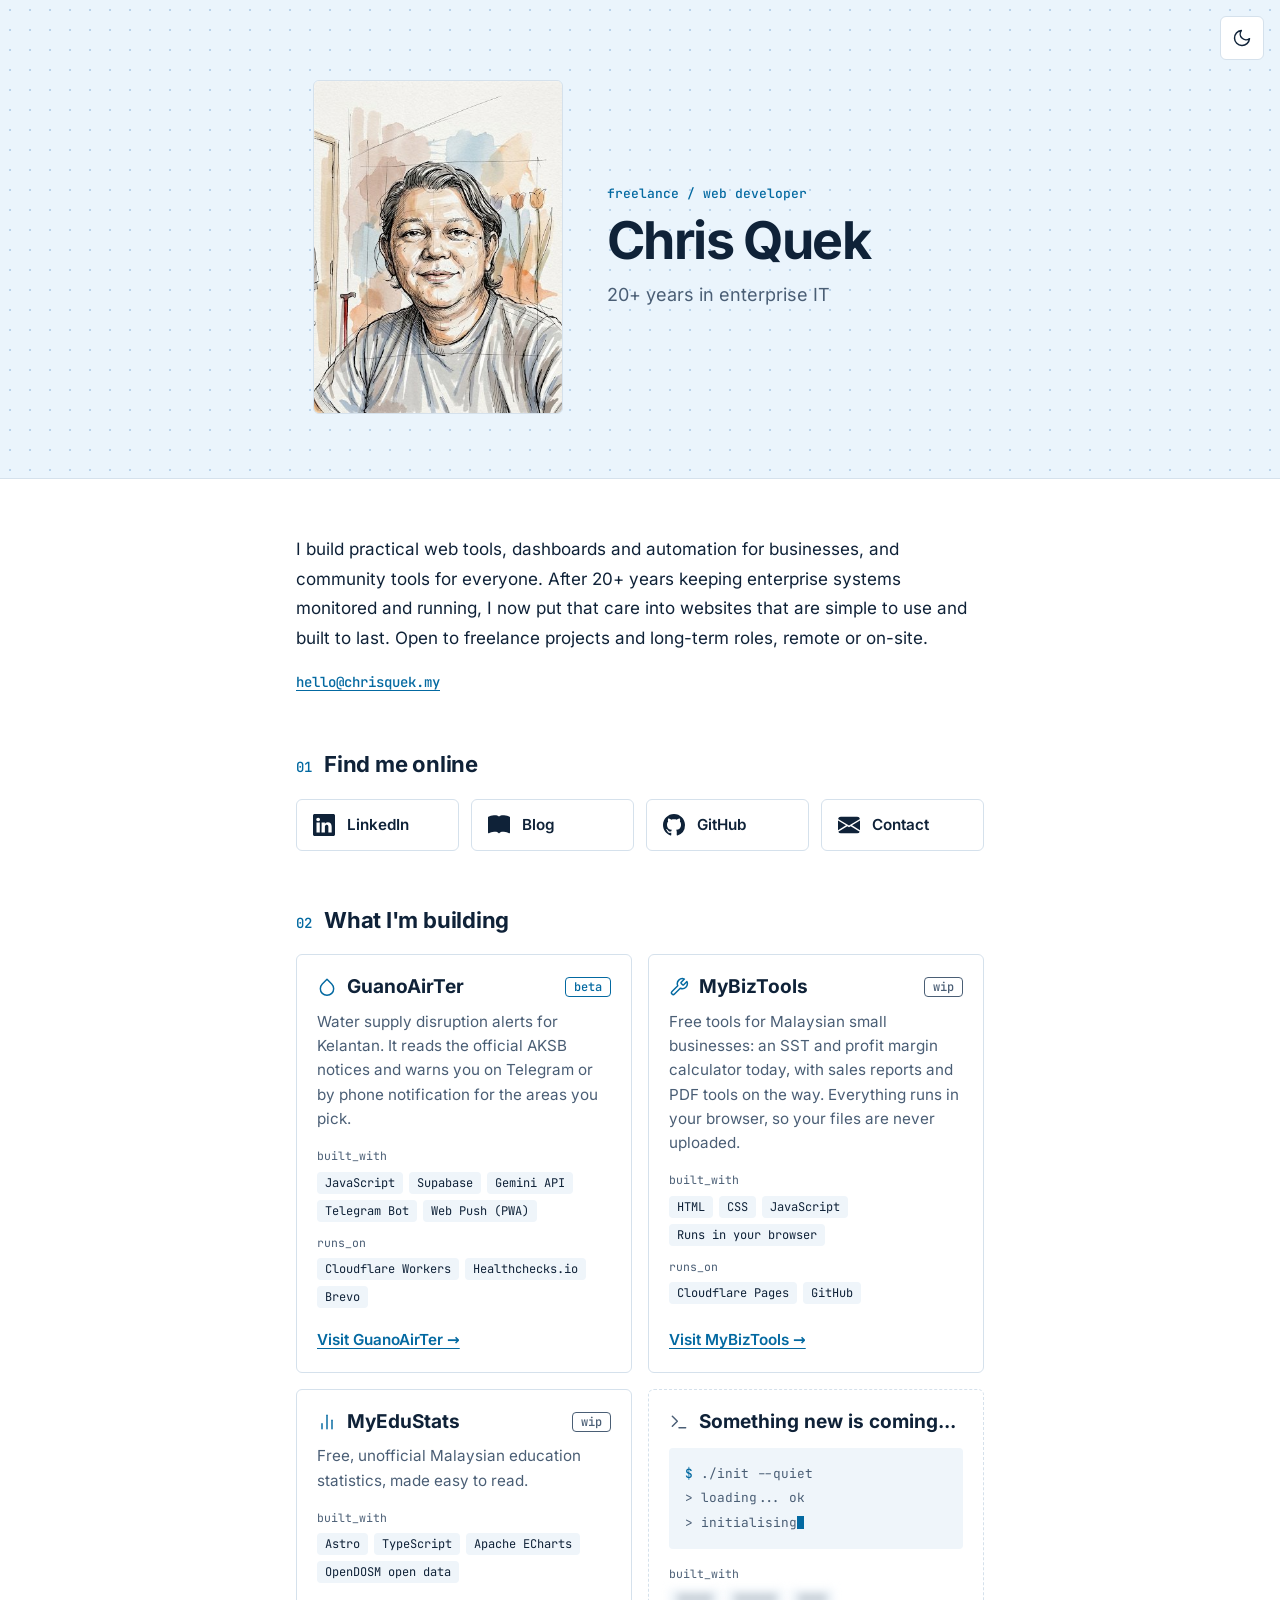
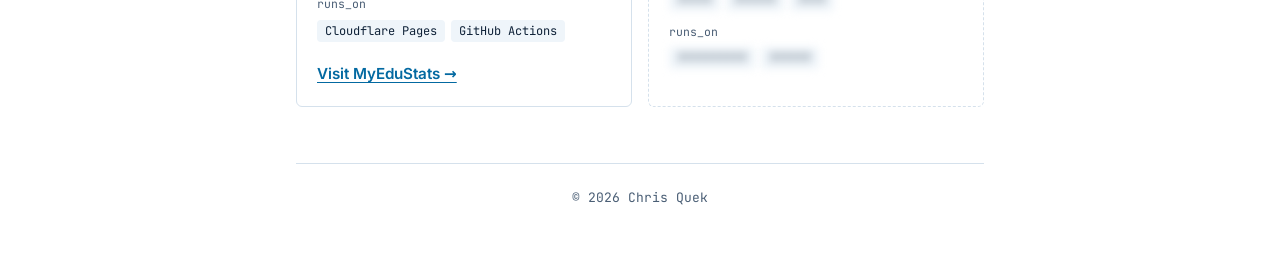
<file: index.html>
<!DOCTYPE html>
<html lang="en" data-theme="light">
<head>
  <meta charset="utf-8">
  <meta name="viewport" content="width=device-width, initial-scale=1">
  <meta name="color-scheme" content="light dark">
  <meta name="theme-color" content="#FFFFFF">
  <title>Chris Quek | Freelance web developer</title>
  <meta name="description" content="Chris Quek is a freelance web developer with 20+ years in enterprise IT. He builds practical web tools, dashboards and automation, plus free community tools.">
  <link rel="canonical" href="https://chrisquek.my/">
  <link rel="icon" href="favicon.svg" type="image/svg+xml">
  <link rel="preload" href="inter-latin-wght-normal.woff2" as="font" type="font/woff2" crossorigin>
  <meta property="og:type" content="website">
  <meta property="og:site_name" content="Chris Quek">
  <meta property="og:title" content="Chris Quek | Freelance web developer">
  <meta property="og:description" content="Freelance web developer with 20+ years in enterprise IT. Practical web tools, dashboards and automation for businesses, plus free tools for everyone.">
  <meta property="og:url" content="https://chrisquek.my/">
  <meta property="og:image" content="https://chrisquek.my/og-image.jpg">
  <meta property="og:image:width" content="1200">
  <meta property="og:image:height" content="630">
  <meta property="og:image:alt" content="Illustrated portrait of Chris Quek beside his name and role: freelance web developer">
  <meta name="twitter:card" content="summary_large_image">
  <meta name="twitter:title" content="Chris Quek | Freelance web developer">
  <meta name="twitter:description" content="Freelance web developer with 20+ years in enterprise IT. Practical web tools, dashboards and automation for businesses, plus free tools for everyone.">
  <meta name="twitter:image" content="https://chrisquek.my/og-image.jpg">
  <script type="application/ld+json">
  {
    "@context": "https://schema.org",
    "@type": "Person",
    "name": "Chris Quek",
    "jobTitle": "Freelance web developer",
    "url": "https://chrisquek.my/",
    "image": "https://chrisquek.my/chris-quek.jpg",
    "sameAs": [
      "https://www.linkedin.com/in/chrisquek8088",
      "https://github.com/chrisqck1411"
    ]
  }
  </script>
  <script src="theme-init.js?v=20261125b"></script>
  <link rel="stylesheet" href="styles.css?v=20261125b">
</head>
<body>
  <!-- Icons: Bootstrap Icons (MIT licence) for the four links, Feather (MIT licence) for the rest, all drawn inline so the page loads nothing from other sites.
       Fonts: Inter and JetBrains Mono (SIL Open Font Licence 1.1), self-hosted. -->
  <div class="top">
    <button type="button" class="theme" id="theme" aria-label="Switch to dark mode">
      <svg class="ico ico-moon" viewBox="0 0 24 24" aria-hidden="true"><path d="M21 12.79A9 9 0 1 1 11.21 3 7 7 0 0 0 21 12.79z"/></svg>
      <svg class="ico ico-sun" viewBox="0 0 24 24" aria-hidden="true"><circle cx="12" cy="12" r="5"/><line x1="12" y1="1" x2="12" y2="3"/><line x1="12" y1="21" x2="12" y2="23"/><line x1="4.22" y1="4.22" x2="5.64" y2="5.64"/><line x1="18.36" y1="18.36" x2="19.78" y2="19.78"/><line x1="1" y1="12" x2="3" y2="12"/><line x1="21" y1="12" x2="23" y2="12"/><line x1="4.22" y1="19.78" x2="5.64" y2="18.36"/><line x1="18.36" y1="5.64" x2="19.78" y2="4.22"/></svg>
    </button>
  </div>

  <header class="hero">
    <img class="hero-img" src="chris-quek.jpg" width="382" height="512" alt="Illustrated portrait of Chris Quek" fetchpriority="high">
    <div class="hero-text">
      <p class="eyebrow">freelance / web developer</p>
      <h1>Chris Quek</h1>
      <p class="role">20+ years in enterprise IT</p>
    </div>
  </header>

  <div class="page page-home">
    <main id="main">
      <p class="intro">I build practical web tools, dashboards and automation for businesses, and community tools for everyone. After 20+ years keeping enterprise systems monitored and running, I now put that care into websites that are simple to use and built to last. Open to freelance projects and long-term roles, remote or on-site.</p>
      <p class="mail"><a href="mailto:hello@chrisquek.my">hello@chrisquek.my</a></p>

      <section class="block" aria-labelledby="know-title">
        <div class="sec-head"><span class="num" aria-hidden="true">01</span><h2 id="know-title">Find me online</h2></div>
        <ul class="links">
          <li>
            <a class="link" href="https://www.linkedin.com/in/chrisquek8088" target="_blank" rel="noopener noreferrer">
              <svg class="ico ico-fill" viewBox="0 0 16 16" aria-hidden="true"><path d="M0 1.146C0 .513.526 0 1.175 0h13.65C15.474 0 16 .513 16 1.146v13.708c0 .633-.526 1.146-1.175 1.146H1.175C.526 16 0 15.487 0 14.854zm4.943 12.248V6.169H2.542v7.225zm-1.2-8.212c.837 0 1.358-.554 1.358-1.248-.015-.709-.52-1.248-1.342-1.248S2.4 3.226 2.4 3.934c0 .694.521 1.248 1.327 1.248zm4.908 8.212V9.359c0-.216.016-.432.08-.586.173-.431.568-.878 1.232-.878.869 0 1.216.662 1.216 1.634v3.865h2.401V9.25c0-2.22-1.184-3.252-2.764-3.252-1.274 0-1.845.7-2.165 1.193v.025h-.016l.016-.025V6.169h-2.4c.03.678 0 7.225 0 7.225z"/></svg>
              <span>LinkedIn</span>
            </a>
          </li>
          <li>
            <a class="link" href="https://blog.chrisquek.my/" target="_blank" rel="noopener noreferrer">
              <svg class="ico ico-fill" viewBox="0 0 16 16" aria-hidden="true"><path d="M8 1.783C7.015.936 5.587.81 4.287.94c-1.514.153-3.042.672-3.994 1.105A.5.5 0 0 0 0 2.5v11a.5.5 0 0 0 .707.455c.882-.4 2.303-.881 3.68-1.02 1.409-.142 2.59.087 3.223.877a.5.5 0 0 0 .78 0c.633-.79 1.814-1.019 3.222-.877 1.378.139 2.8.62 3.681 1.02A.5.5 0 0 0 16 13.5v-11a.5.5 0 0 0-.293-.455c-.952-.433-2.48-.952-3.994-1.105C10.413.809 8.985.936 8 1.783"/></svg>
              <span>Blog</span>
            </a>
          </li>
          <li>
            <a class="link" href="https://github.com/chrisqck1411" target="_blank" rel="noopener noreferrer">
              <svg class="ico ico-fill" viewBox="0 0 16 16" aria-hidden="true"><path d="M8 0C3.58 0 0 3.58 0 8c0 3.54 2.29 6.53 5.47 7.59.4.07.55-.17.55-.38 0-.19-.01-.82-.01-1.49-2.01.37-2.53-.49-2.69-.94-.09-.23-.48-.94-.82-1.13-.28-.15-.68-.52-.01-.53.63-.01 1.08.58 1.23.82.72 1.21 1.87.87 2.33.66.07-.52.28-.87.51-1.07-1.78-.2-3.64-.89-3.64-3.95 0-.87.31-1.59.82-2.15-.08-.2-.36-1.02.08-2.12 0 0 .67-.21 2.2.82.64-.18 1.32-.27 2-.27s1.36.09 2 .27c1.53-1.04 2.2-.82 2.2-.82.44 1.1.16 1.92.08 2.12.51.56.82 1.27.82 2.15 0 3.07-1.87 3.75-3.65 3.95.29.25.54.73.54 1.48 0 1.07-.01 1.93-.01 2.2 0 .21.15.46.55.38A8.01 8.01 0 0 0 16 8c0-4.42-3.58-8-8-8"/></svg>
              <span>GitHub</span>
            </a>
          </li>
          <li>
            <button type="button" class="link" id="open-form" aria-expanded="false" aria-controls="contact-panel">
              <svg class="ico ico-fill" viewBox="0 0 16 16" aria-hidden="true"><path d="M.05 3.555A2 2 0 0 1 2 2h12a2 2 0 0 1 1.95 1.555L8 8.414zM0 4.697v7.104l5.803-3.558zM6.761 8.83l-6.57 4.027A2 2 0 0 0 2 14h12a2 2 0 0 0 1.808-1.144l-6.57-4.027L8 9.586zm3.436-.586L16 11.801V4.697z"/></svg>
              <span>Contact</span>
            </button>
          </li>
          <!-- CV (hidden on 22 Nov 2026: CV activity now lives on LinkedIn). To bring it back, move this block into the list above.
          <li>
            <a class="link" href="https://resume.chrisquek.my" target="_blank" rel="noopener noreferrer" aria-label="CV – opens my resume in a new tab">
              <svg class="ico" viewBox="0 0 24 24" aria-hidden="true"><path d="M20 21v-2a4 4 0 0 0-4-4H8a4 4 0 0 0-4 4v2"/><circle cx="12" cy="7" r="4"/></svg>
              <span>CV</span>
            </a>
          </li>
          -->
        </ul>

        <section class="panel" id="contact-panel" aria-labelledby="contact-title" hidden>
          <h3 id="contact-title">Send me a message</h3>
          <form id="contact-form" action="https://api.web3forms.com/submit" method="POST" novalidate>
            <input type="hidden" name="access_key" value="5f445d23-432b-4ebf-a87c-8550791709f5">
            <input type="hidden" name="subject" value="New message from chrisquek.my">
            <input type="hidden" name="from_name" value="chrisquek.my contact form">

            <label for="f-name">Name</label>
            <input id="f-name" name="name" type="text" autocomplete="name" required>

            <label for="f-email">Email</label>
            <input id="f-email" name="email" type="email" autocomplete="email" required>

            <label for="f-message">Message</label>
            <textarea id="f-message" name="message" rows="5" required></textarea>

            <input type="checkbox" name="botcheck" id="botcheck" class="hp" tabindex="-1" autocomplete="off" aria-hidden="true">

            <p class="status" id="form-status" aria-live="polite"></p>
            <div class="actions">
              <button type="submit" id="send-btn" class="btn">Send message</button>
              <button type="button" id="close-form" class="btn ghost">Close</button>
            </div>
            <p class="note">Your name, email address and message go to my inbox through Web3Forms, a form service that keeps submissions for 30 days. I only use them to reply to you.</p>
          </form>
        </section>
      </section>

      <section class="block" aria-labelledby="projects-title">
        <div class="sec-head"><span class="num" aria-hidden="true">02</span><h2 id="projects-title">What I'm building</h2></div>
        <!-- To add a project: copy a <li class="card"> block, then change the link, icon, name, status, text and chips. Most important first. -->
        <ul class="cards">
          <li class="card">
            <div class="card-head">
              <svg class="ico ico-card" viewBox="0 0 24 24" aria-hidden="true"><path d="M12 2.69l5.66 5.66a8 8 0 1 1-11.31 0z"/></svg>
              <h3>GuanoAirTer</h3>
              <span class="badge">beta</span>
            </div>
            <p class="desc">Water supply disruption alerts for Kelantan. It reads the official AKSB notices and warns you on Telegram or by phone notification for the areas you pick.</p>
            <p class="lab">built_with</p>
            <ul class="chips">
              <li>JavaScript</li><li>Supabase</li><li>Gemini API</li><li>Telegram Bot</li><li>Web Push (PWA)</li>
            </ul>
            <p class="lab">runs_on</p>
            <ul class="chips">
              <li>Cloudflare Workers</li><li>Healthchecks.io</li><li>Brevo</li>
            </ul>
            <a class="visit" href="https://guanoairter.chrisquek.my" target="_blank" rel="noopener noreferrer" aria-label="Visit GuanoAirTer (opens in a new tab)">Visit GuanoAirTer <span aria-hidden="true">&rarr;</span></a>
          </li>
          <li class="card">
            <div class="card-head">
              <svg class="ico ico-card" viewBox="0 0 24 24" aria-hidden="true"><path d="M14.7 6.3a1 1 0 0 0 0 1.4l1.6 1.6a1 1 0 0 0 1.4 0l3.77-3.77a6 6 0 0 1-7.94 7.94l-6.91 6.91a2.12 2.12 0 0 1-3-3l6.91-6.91a6 6 0 0 1 7.94-7.94l-3.76 3.76z"/></svg>
              <h3>MyBizTools</h3>
              <span class="badge wip">wip</span>
            </div>
            <p class="desc">Free tools for Malaysian small businesses: an SST and profit margin calculator today, with sales reports and PDF tools on the way. Everything runs in your browser, so your files are never uploaded.</p>
            <p class="lab">built_with</p>
            <ul class="chips">
              <li>HTML</li><li>CSS</li><li>JavaScript</li><li>Runs in your browser</li>
            </ul>
            <p class="lab">runs_on</p>
            <ul class="chips">
              <li>Cloudflare Pages</li><li>GitHub</li>
            </ul>
            <a class="visit" href="https://mybiztools.chrisquek.my" target="_blank" rel="noopener noreferrer" aria-label="Visit MyBizTools (opens in a new tab)">Visit MyBizTools <span aria-hidden="true">&rarr;</span></a>
          </li>
          <li class="card">
            <div class="card-head">
              <svg class="ico ico-card" viewBox="0 0 24 24" aria-hidden="true"><line x1="18" y1="20" x2="18" y2="10"/><line x1="12" y1="20" x2="12" y2="4"/><line x1="6" y1="20" x2="6" y2="14"/></svg>
              <h3>MyEduStats</h3>
              <span class="badge wip">wip</span>
            </div>
            <p class="desc">Free, unofficial Malaysian education statistics, made easy to read.</p>
            <p class="lab">built_with</p>
            <ul class="chips">
              <li>Astro</li><li>TypeScript</li><li>Apache ECharts</li><li>OpenDOSM open data</li>
            </ul>
            <p class="lab">runs_on</p>
            <ul class="chips">
              <li>Cloudflare Pages</li><li>GitHub Actions</li>
            </ul>
            <a class="visit" href="https://myedustats.chrisquek.my/" target="_blank" rel="noopener noreferrer" aria-label="Visit MyEduStats (opens in a new tab)">Visit MyEduStats <span aria-hidden="true">&rarr;</span></a>
          </li>
          <li class="card teaser">
            <div class="card-head">
              <svg class="ico ico-card" viewBox="0 0 24 24" aria-hidden="true"><polyline points="4 17 10 11 4 5"/><line x1="12" y1="19" x2="20" y2="19"/></svg>
              <h3>Something new is coming...</h3>
            </div>
            <div class="term" aria-hidden="true">
              <p><b>$</b> ./init --quiet</p>
              <p>&gt; loading... ok</p>
              <p>&gt; initialising<span class="cursor"></span></p>
            </div>
            <div class="veiled" aria-hidden="true">
              <p class="lab">built_with</p>
              <ul class="chips">
                <li>?????</li><li>??????</li><li>????</li>
              </ul>
              <p class="lab">runs_on</p>
              <ul class="chips">
                <li>??????????</li><li>??????</li>
              </ul>
            </div>
          </li>
        </ul>
      </section>
    </main>

    <footer class="foot">
      <p>&copy; 2026 Chris Quek</p>
    </footer>
  </div>

  <script src="script.js?v=20261125b" defer></script>
</body>
</html>
</file>
<file: styles.css>
/* Modern Tech theme. Colours are tokens at the top; light is the default, dark follows the toggle. */
@font-face {
  font-family: "Inter";
  src: url("inter-latin-wght-normal.woff2") format("woff2");
  font-weight: 100 900;
  font-style: normal;
  font-display: swap;
}
@font-face {
  font-family: "JetBrains Mono";
  src: url("jetbrains-mono-latin-wght-normal.woff2") format("woff2");
  font-weight: 100 800;
  font-style: normal;
  font-display: swap;
}

:root {
  color-scheme: light;
  --bg: #FFFFFF;
  --band: #EAF4FC;
  --dot: #B8D3EC;
  --card: #FFFFFF;
  --ink: #0F2238;
  --mut: #4A5E75;
  --line: #D5E1EC;
  --accent: #0369A1;
  --chip: #EFF5FA;
  --err: #B3261E;
  --mono: "JetBrains Mono", ui-monospace, SFMono-Regular, Menlo, Consolas, monospace;
}

:root[data-theme="dark"] {
  color-scheme: dark;
  --bg: #0A1626;
  --band: #0F2340;
  --dot: #1F3A5E;
  --card: #0E1C32;
  --ink: #E8F0FA;
  --mut: #9DB0C7;
  --line: #223452;
  --accent: #7CC4F5;
  --chip: #13233D;
  --err: #FF8A7A;
}

*, *::before, *::after { box-sizing: border-box; }

html { -webkit-text-size-adjust: 100%; }

body {
  margin: 0;
  background: var(--bg);
  color: var(--ink);
  font-family: "Inter", system-ui, -apple-system, "Segoe UI", Roboto, "Helvetica Neue", Arial, sans-serif;
  line-height: 1.6;
  font-size: 1.0625rem;
}

a { color: var(--accent); }

a:focus-visible, button:focus-visible {
  outline: 3px solid var(--accent);
  outline-offset: 3px;
  border-radius: 6px;
}

ul { list-style: none; margin: 0; padding: 0; }

/* Page column. The 404 page uses it centred; the home page overrides to left-aligned. */
.page {
  max-width: 46rem;
  margin: 0 auto;
  padding: 4rem 1.5rem 2rem;
  text-align: center;
}
.page-home { padding-top: 3rem; text-align: left; }

/* Theme toggle */
.top { position: absolute; top: 1rem; right: 1rem; z-index: 5; }

.theme {
  width: 44px;
  height: 44px;
  display: inline-flex;
  align-items: center;
  justify-content: center;
  border: 1px solid var(--line);
  border-radius: 6px;
  background: var(--card);
  color: var(--ink);
  cursor: pointer;
  padding: 0;
}
.theme .ico { width: 20px; height: 20px; }
.ico-sun { display: none; }
:root[data-theme="dark"] .ico-sun { display: block; }
:root[data-theme="dark"] .ico-moon { display: none; }

/* Icons: thin line style, shared by every icon on the page */
.ico {
  fill: none;
  stroke: currentColor;
  stroke-width: 1.75;
  stroke-linecap: round;
  stroke-linejoin: round;
}

/* Banner: a faint dot grid on a sky tint, with the portrait beside the name. */
.hero {
  display: flex;
  flex-wrap: wrap;
  align-items: center;
  justify-content: center;
  gap: 2rem 2.75rem;
  padding: 4.5rem 1.5rem 3rem;
  background: radial-gradient(var(--dot) 1px, transparent 1px) 0 0 / 20px 20px, var(--band);
  border-bottom: 1px solid var(--line);
  text-align: center;
}
.hero-img {
  display: block;
  flex: 0 0 auto;
  width: min(15.6rem, 100%);
  height: auto;
  border-radius: 6px;
  border: 1px solid var(--line);
  background: var(--card);
}
.hero-text { flex: 1 1 16rem; max-width: 22.5rem; }
.eyebrow {
  margin: 0 0 0.6rem;
  font-family: var(--mono);
  font-size: 0.8125rem;
  font-weight: 500;
  color: var(--accent);
}
h1 {
  margin: 0;
  font-size: 2.5rem;
  font-weight: 700;
  line-height: 1.05;
  letter-spacing: -0.03em;
  text-wrap: balance;
}
.role {
  margin: 0.75rem 0 0;
  color: var(--mut);
  font-size: 1.125rem;
}

/* Text */
.intro {
  margin: 0 0 0.9rem;
  font-size: 1.0625rem;
  line-height: 1.75;
  text-wrap: pretty;
}
.mail { margin: 0; }
.mail a {
  overflow-wrap: anywhere;
  font-family: var(--mono);
  font-size: 0.875rem;
  font-weight: 500;
  text-underline-offset: 3px;
}

/* Sections */
.block { margin-top: 3.5rem; }
.sec-head {
  display: flex;
  align-items: baseline;
  gap: 0.75rem;
  margin-bottom: 1.25rem;
}
.num {
  font-family: var(--mono);
  font-size: 0.875rem;
  font-weight: 500;
  color: var(--accent);
}
.sec-head h2 {
  margin: 0;
  font-size: 1.375rem;
  font-weight: 700;
  letter-spacing: -0.01em;
  line-height: 1.25;
}

/* Get to know me: four links, 2 x 2 on narrow screens */
.links {
  display: grid;
  grid-template-columns: repeat(auto-fit, minmax(min(100%, 8.5rem), 1fr));
  gap: 0.75rem;
}
.link {
  display: flex;
  align-items: center;
  gap: 0.75rem;
  width: 100%;
  padding: 0.875rem 1rem;
  border: 1px solid var(--line);
  border-radius: 6px;
  background: var(--card);
  color: var(--ink);
  font: inherit;
  font-size: 0.95rem;
  font-weight: 600;
  line-height: 1.3;
  text-align: left;
  text-decoration: none;
}
.link .ico { flex: 0 0 auto; width: 1.375rem; height: 1.375rem; }
.link span { min-width: 0; overflow-wrap: anywhere; }
.ico.ico-fill { fill: currentColor; stroke: none; }
a.link, button.link { cursor: pointer; transition: border-color 0.15s ease; }
a.link:hover, button.link:hover { border-color: var(--accent); }
.link.soon { border-style: dashed; color: var(--mut); }
.soon-tag {
  margin-left: 0.25rem;
  font-family: var(--mono);
  font-size: 0.6875rem;
  font-weight: 500;
}

@media (prefers-reduced-motion: reduce) {
  a.link, button.link { transition: none; }
}

/* Contact form */
.panel {
  margin-top: 1rem;
  padding: 1.5rem 1.25rem 1.25rem;
  background: var(--card);
  border: 1px solid var(--line);
  border-radius: 6px;
  text-align: left;
}
.panel h3 {
  margin: 0 0 1rem;
  font-size: 1.125rem;
  font-weight: 700;
  line-height: 1.3;
}
.panel[hidden] { display: none; }
.panel label {
  display: block;
  margin: 0 0 0.25rem;
  font-size: 0.9rem;
  font-weight: 600;
}
.panel input[type="text"],
.panel input[type="email"],
.panel textarea {
  display: block;
  width: 100%;
  max-width: 28rem;
  margin: 0 0 0.9rem;
  padding: 0.6rem 0.75rem;
  background: var(--bg);
  color: var(--ink);
  border: 1px solid var(--mut);
  border-radius: 6px;
  font: inherit;
  font-size: 1rem;
}
.panel textarea { resize: vertical; min-height: 7rem; }
.panel input:focus-visible, .panel textarea:focus-visible {
  outline: 3px solid var(--accent);
  outline-offset: 1px;
}
.hp { position: absolute; left: -9999px; width: 1px; height: 1px; opacity: 0; }
.status { min-height: 1.4rem; margin: 0 0 0.5rem; font-size: 0.9rem; }
.status.error { color: var(--err); }
.status.ok { color: var(--ink); }
.actions { display: flex; gap: 0.75rem; flex-wrap: wrap; }
.btn {
  min-height: 44px;
  padding: 0.5rem 1.2rem;
  border-radius: 6px;
  border: 1px solid var(--ink);
  background: var(--ink);
  color: var(--bg);
  font: inherit;
  font-size: 0.95rem;
  font-weight: 600;
  cursor: pointer;
}
.btn.ghost { background: transparent; color: var(--ink); }
.btn:disabled { cursor: default; background: var(--mut); border-color: var(--mut); }
.note { margin: 1rem 0 0; max-width: 28rem; color: var(--mut); font-size: 0.82rem; line-height: 1.5; }

/* My Projects */
.cards { display: grid; grid-template-columns: minmax(0, 1fr); gap: 1rem; }
@media (min-width: 45em) {
  .cards { grid-template-columns: repeat(2, minmax(0, 1fr)); }
}
.card {
  min-width: 0;
  display: flex;
  flex-direction: column;
  padding: 1.25rem;
  background: var(--card);
  border: 1px solid var(--line);
  border-radius: 6px;
}
.card-head {
  display: flex;
  flex-wrap: wrap;
  align-items: center;
  gap: 0.65rem;
  margin-bottom: 0.65rem;
}
.ico-card { flex: 0 0 auto; width: 1.25rem; height: 1.25rem; color: var(--accent); }
.card h3 { min-width: 0; overflow-wrap: anywhere; margin: 0; font-size: 1.1875rem; font-weight: 700; line-height: 1.25; }
.badge {
  margin-left: auto;
  padding: 0 0.5rem;
  border: 1px solid var(--accent);
  border-radius: 4px;
  color: var(--accent);
  font-family: var(--mono);
  font-size: 0.75rem;
  font-weight: 500;
  line-height: 1.5;
}
.badge.wip { border-color: var(--mut); color: var(--mut); }
.desc { margin: 0 0 1rem; color: var(--mut); font-size: 0.95rem; line-height: 1.6; }
.lab {
  margin: 0 0 0.375rem;
  color: var(--mut);
  font-family: var(--mono);
  font-size: 0.72rem;
}
.chips {
  display: flex;
  flex-wrap: wrap;
  gap: 0.375rem;
  margin-bottom: 0.75rem;
}
.chips li {
  max-width: 100%;
  overflow-wrap: anywhere;
  padding: 0.125rem 0.5rem;
  border-radius: 4px;
  background: var(--chip);
  font-family: var(--mono);
  font-size: 0.75rem;
  line-height: 1.5;
}
/* Teaser card: dashed, terminal box, blurred chips. Keep it free of any project name. */
.card.teaser { border-style: dashed; }
.card.teaser .ico-card { color: var(--mut); }
.term {
  margin: 0.25rem 0 1rem;
  padding: 0.85rem 1rem;
  background: var(--chip);
  border-radius: 4px;
  color: var(--mut);
  font-family: var(--mono);
  font-size: 0.8rem;
  line-height: 1.9;
}
.term p { margin: 0; }
.term b { color: var(--accent); font-weight: 500; }
.cursor {
  display: inline-block;
  width: 0.55em;
  height: 1em;
  background: var(--accent);
  vertical-align: -0.15em;
  animation: blink 1.1s steps(1) infinite;
}
@keyframes blink { 50% { opacity: 0; } }
@media (prefers-reduced-motion: reduce) { .cursor { animation: none; } }
.veiled .chips li { filter: blur(4px); user-select: none; }

.visit {
  align-self: flex-start;
  margin-top: auto;
  padding-top: 0.5rem;
  font-size: 0.95rem;
  font-weight: 600;
  text-underline-offset: 3px;
}

/* Footer */
.foot {
  margin-top: 3.5rem;
  padding-top: 1.5rem;
  border-top: 1px solid var(--line);
  color: var(--mut);
  font-family: var(--mono);
  font-size: 0.8125rem;
  text-align: center;
}
.foot p { margin: 0; }

/* Four links in one row, banner side by side */
@media (min-width: 37.5em) {
  .links { grid-template-columns: repeat(4, minmax(0, 1fr)); }
}
@media (min-width: 45em) {
  .hero { padding: 5rem 3rem 4rem; text-align: left; }
  h1 { font-size: 3.25rem; }
  .page { padding-top: 4.5rem; padding-bottom: 3rem; }
  .page-home { padding-top: 3.5rem; }
}

/* 404 page */
.nf-code { margin: 0 0 1.5rem; color: var(--mut); font-size: 0.9rem; }
.nf-actions { display: flex; gap: 0.75rem; justify-content: center; flex-wrap: wrap; }
a.btn { display: inline-flex; align-items: center; text-decoration: none; }
.page-404 { padding-top: 6rem; }
#msg h1 { margin-bottom: 1rem; }
#msg .intro { margin-bottom: 1.25rem; }
</file>
